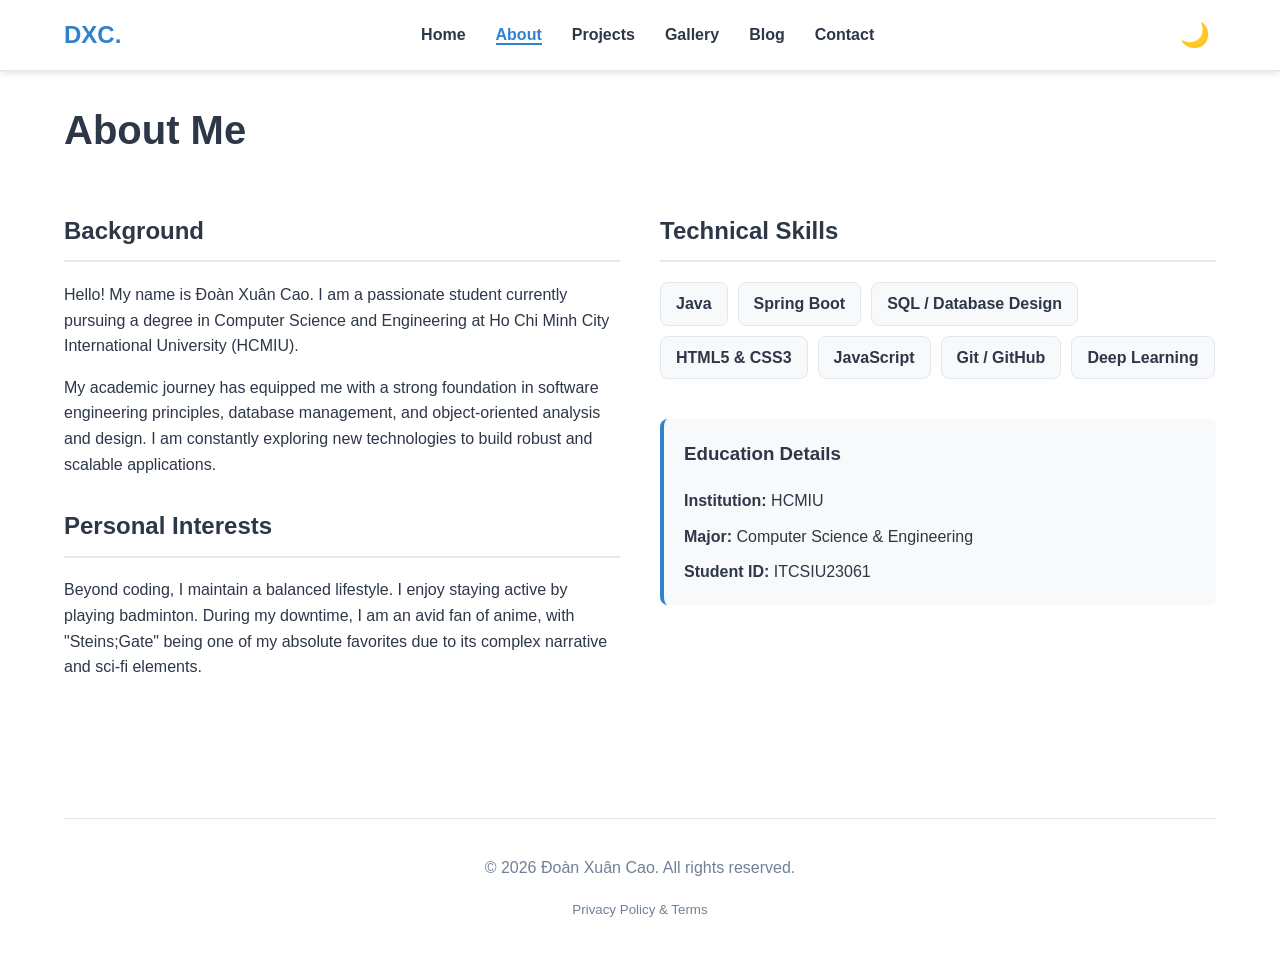
<file: about.html>
<!DOCTYPE html>
<html lang="en">
<head>
    <meta charset="UTF-8">
    <meta name="viewport" content="width=device-width, initial-scale=1.0">
    <meta name="description" content="About Đoàn Xuân Cao - Computer Science student and web developer.">
    <title>About Me | Đoàn Xuân Cao - Portfolio</title>
    <link rel="icon" href="data:image/svg+xml,<svg xmlns=%22http://www.w3.org/2000/svg%22 viewBox=%220 0 100 100%22><text y=%22.9em%22 font-size=%2290%22>💻</text></svg>">
    <link rel="stylesheet" href="assets/css/styles.css">
</head>
<body>

    <header>
        <div class="container nav-container">
            <div class="logo">DXC.</div>
            <nav aria-label="Main Navigation">
                <ul>
                    <li><a href="index.html">Home</a></li>
                    <li><a href="about.html" class="active">About</a></li>
                    <li><a href="projects.html">Projects</a></li>
                    <li><a href="gallery.html">Gallery</a></li>
                    <li><a href="blog.html">Blog</a></li>
                    <li><a href="contact.html">Contact</a></li>
                </ul>
            </nav>
            <button id="theme-btn" class="theme-toggle" aria-label="Toggle Dark Mode">🌙</button>
        </div>
    </header>

    <main class="container">
        <h1 style="margin-bottom: 30px; font-size: 2.5rem;">About Me</h1>
        
        <div class="grid-layout" style="gap: 40px; align-items: start;">
            <section>
                <h2 style="border-bottom: 2px solid var(--border-color); padding-bottom: 10px;">Background</h2>
                <p>Hello! My name is Đoàn Xuân Cao. I am a passionate student currently pursuing a degree in Computer Science and Engineering at Ho Chi Minh City International University (HCMIU).</p>
                <p>My academic journey has equipped me with a strong foundation in software engineering principles, database management, and object-oriented analysis and design. I am constantly exploring new technologies to build robust and scalable applications.</p>
                
                <h2 style="border-bottom: 2px solid var(--border-color); padding-bottom: 10px; margin-top: 30px;">Personal Interests</h2>
                <p>Beyond coding, I maintain a balanced lifestyle. I enjoy staying active by playing badminton. During my downtime, I am an avid fan of anime, with "Steins;Gate" being one of my absolute favorites due to its complex narrative and sci-fi elements.</p>
            </section>

            <section>
                <h2 style="border-bottom: 2px solid var(--border-color); padding-bottom: 10px;">Technical Skills</h2>
                <div style="display: flex; flex-wrap: wrap; gap: 10px; margin-top: 20px;">
                    <span style="background-color: var(--bg-secondary); padding: 8px 15px; border-radius: var(--radius); border: 1px solid var(--border-color); font-weight: bold;">Java</span>
                    <span style="background-color: var(--bg-secondary); padding: 8px 15px; border-radius: var(--radius); border: 1px solid var(--border-color); font-weight: bold;">Spring Boot</span>
                    <span style="background-color: var(--bg-secondary); padding: 8px 15px; border-radius: var(--radius); border: 1px solid var(--border-color); font-weight: bold;">SQL / Database Design</span>
                    <span style="background-color: var(--bg-secondary); padding: 8px 15px; border-radius: var(--radius); border: 1px solid var(--border-color); font-weight: bold;">HTML5 & CSS3</span>
                    <span style="background-color: var(--bg-secondary); padding: 8px 15px; border-radius: var(--radius); border: 1px solid var(--border-color); font-weight: bold;">JavaScript</span>
                    <span style="background-color: var(--bg-secondary); padding: 8px 15px; border-radius: var(--radius); border: 1px solid var(--border-color); font-weight: bold;">Git / GitHub</span>
                    <span style="background-color: var(--bg-secondary); padding: 8px 15px; border-radius: var(--radius); border: 1px solid var(--border-color); font-weight: bold;">Deep Learning</span>
                </div>

                <div style="margin-top: 40px; padding: 20px; background-color: var(--bg-secondary); border-left: 4px solid var(--accent-color); border-radius: var(--radius);">
                    <h3 style="margin-top: 0;">Education Details</h3>
                    <ul style="list-style-type: none; padding: 0; margin: 0;">
                        <li style="margin-bottom: 10px;"><strong>Institution:</strong> HCMIU</li>
                        <li style="margin-bottom: 10px;"><strong>Major:</strong> Computer Science & Engineering</li>
                        <li><strong>Student ID:</strong> ITCSIU23061</li>
                    </ul>
                </div>
            </section>
        </div>
    </main>

    <footer>
        <div class="container" style="text-align: center; padding: 20px 0; border-top: 1px solid var(--border-color); color: var(--text-secondary);">
            <p>© 2026 Đoàn Xuân Cao. All rights reserved.</p>
            <p><small><a href="policy.html" style="color: var(--text-secondary);">Privacy Policy & Terms</a></small></p>
        </div>
    </footer>

    <script src="assets/js/main.js"></script>
</body>
</html>
</file>
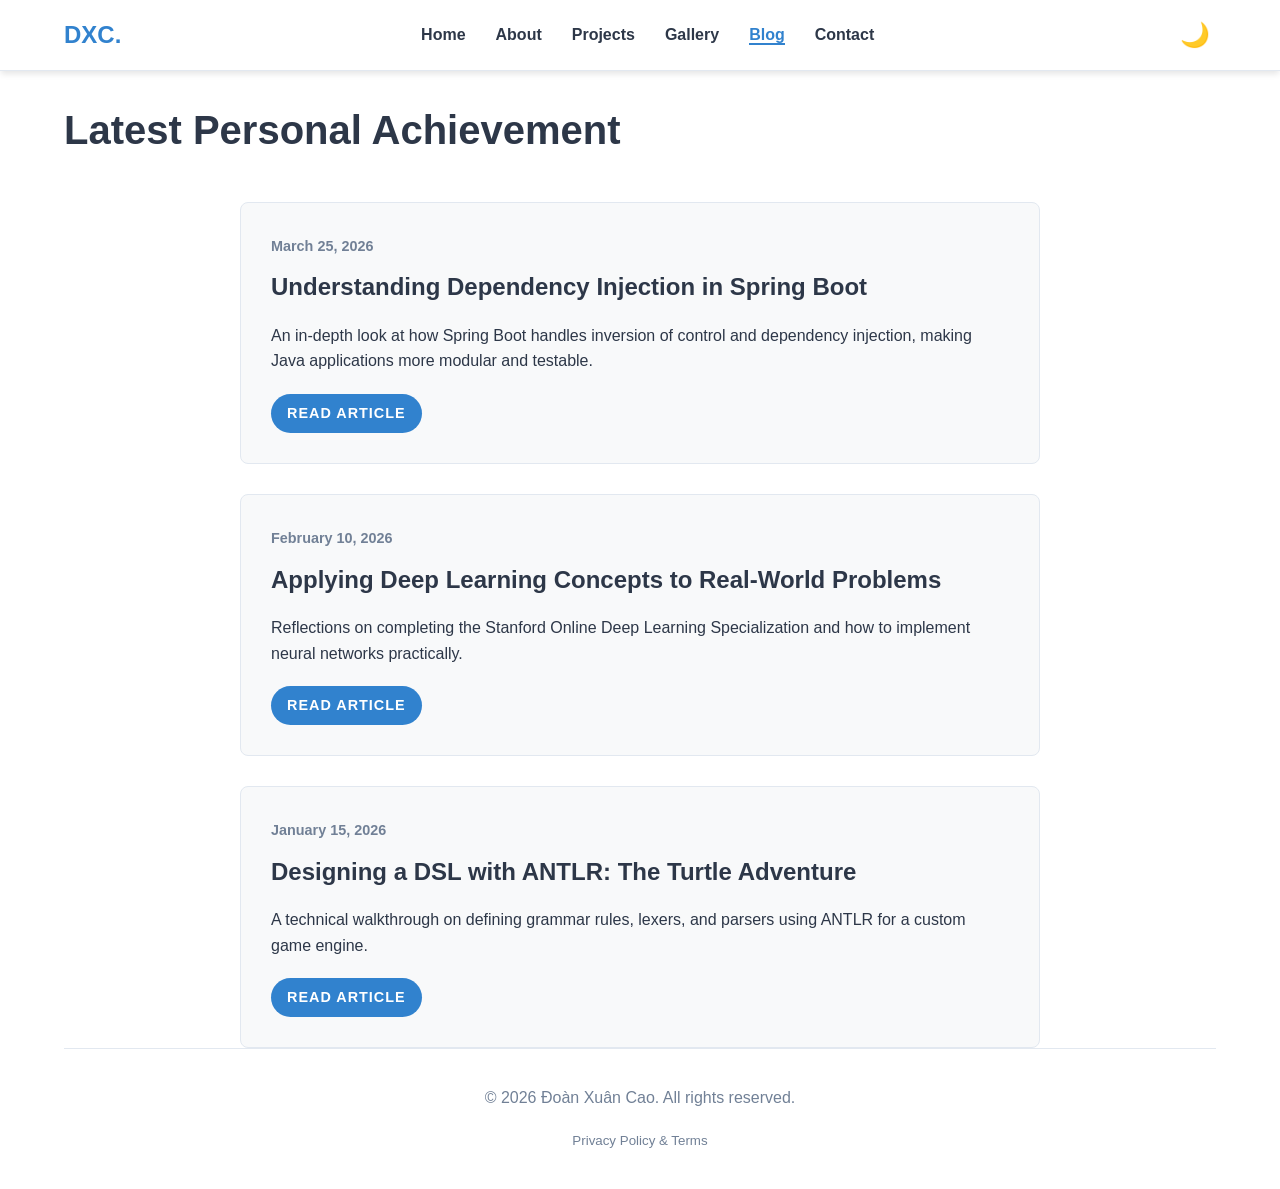
<file: blog.html>
<!DOCTYPE html>
<html lang="en">
<head>
    <meta charset="UTF-8">
    <meta name="viewport" content="width=device-width, initial-scale=1.0">
    <meta name="description" content="Tech blog by Đoàn Xuân Cao focusing on Java, Deep Learning, and Web Development.">
    <title>Blog | Đoàn Xuân Cao - Portfolio</title>
    <link rel="icon" href="data:image/svg+xml,<svg xmlns=%22http://www.w3.org/2000/svg%22 viewBox=%220 0 100 100%22><text y=%22.9em%22 font-size=%2290%22>💻</text></svg>">
    <link rel="stylesheet" href="assets/css/styles.css">
</head>
<body>

    <header>
        <div class="container nav-container">
            <div class="logo">DXC.</div>
            <nav aria-label="Main Navigation">
                <ul>
                    <li><a href="index.html">Home</a></li>
                    <li><a href="about.html">About</a></li>
                    <li><a href="projects.html">Projects</a></li>
                    <li><a href="gallery.html">Gallery</a></li>
                    <li><a href="blog.html" class="active">Blog</a></li>
                    <li><a href="contact.html">Contact</a></li>
                </ul>
            </nav>
            <button id="theme-btn" class="theme-toggle" aria-label="Toggle Dark Mode">🌙</button>
        </div>
    </header>

    <main class="container">
        <h1 style="margin-bottom: 40px; font-size: 2.5rem;">Latest Personal Achievement</h1>

        <div style="display: flex; flex-direction: column; gap: 30px; max-width: 800px; margin: 0 auto;">
            
            <article style="padding: 30px; background-color: var(--bg-secondary); border: 1px solid var(--border-color); border-radius: var(--radius);">
                <span style="font-size: 0.9rem; color: var(--text-secondary); font-weight: bold;">March 25, 2026</span>
                <h2 style="margin: 10px 0;"><a href="#" style="color: var(--text-primary);">Understanding Dependency Injection in Spring Boot</a></h2>
                <p style="margin-bottom: 20px;">An in-depth look at how Spring Boot handles inversion of control and dependency injection, making Java applications more modular and testable.</p>
                <a href="#" class="btn" style="padding: 8px 16px;">Read Article</a>
            </article>

            <article style="padding: 30px; background-color: var(--bg-secondary); border: 1px solid var(--border-color); border-radius: var(--radius);">
                <span style="font-size: 0.9rem; color: var(--text-secondary); font-weight: bold;">February 10, 2026</span>
                <h2 style="margin: 10px 0;"><a href="#" style="color: var(--text-primary);">Applying Deep Learning Concepts to Real-World Problems</a></h2>
                <p style="margin-bottom: 20px;">Reflections on completing the Stanford Online Deep Learning Specialization and how to implement neural networks practically.</p>
                <a href="#" class="btn" style="padding: 8px 16px;">Read Article</a>
            </article>

            <article style="padding: 30px; background-color: var(--bg-secondary); border: 1px solid var(--border-color); border-radius: var(--radius);">
                <span style="font-size: 0.9rem; color: var(--text-secondary); font-weight: bold;">January 15, 2026</span>
                <h2 style="margin: 10px 0;"><a href="#" style="color: var(--text-primary);">Designing a DSL with ANTLR: The Turtle Adventure</a></h2>
                <p style="margin-bottom: 20px;">A technical walkthrough on defining grammar rules, lexers, and parsers using ANTLR for a custom game engine.</p>
                <a href="#" class="btn" style="padding: 8px 16px;">Read Article</a>
            </article>

        </div>
    </main>

    <footer>
        <div class="container" style="text-align: center; padding: 20px 0; border-top: 1px solid var(--border-color); color: var(--text-secondary);">
            <p>© 2026 Đoàn Xuân Cao. All rights reserved.</p>
            <p><small><a href="policy.html" style="color: var(--text-secondary);">Privacy Policy & Terms</a></small></p>
        </div>
    </footer>

    <script src="assets/js/main.js"></script>
</body>
</html>
</file>
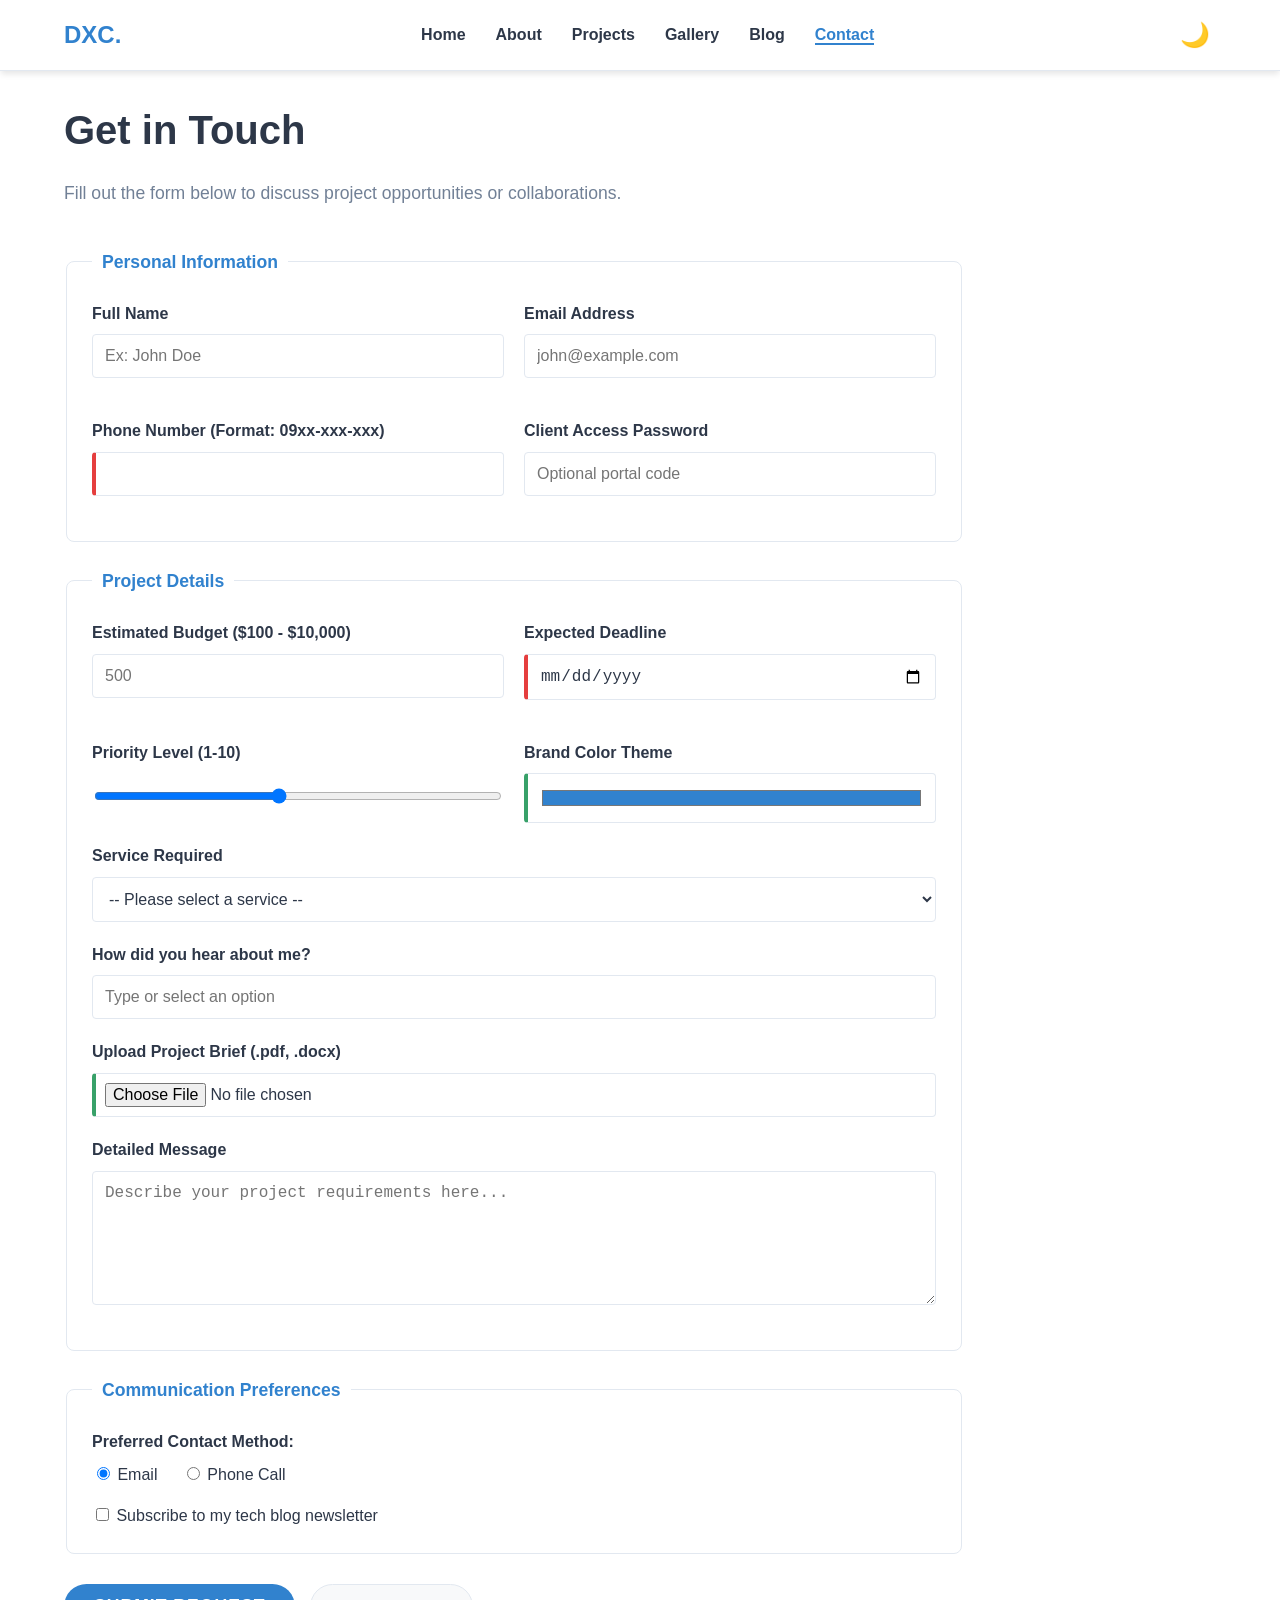
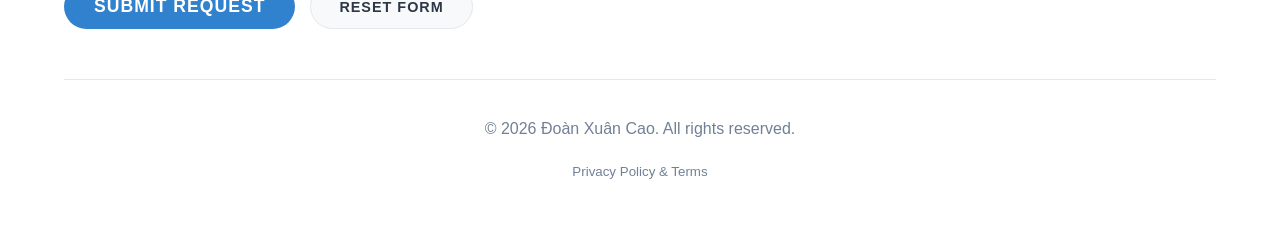
<file: contact.html>
<!DOCTYPE html>
<html lang="en">
<head>
    <meta charset="UTF-8">
    <meta name="viewport" content="width=device-width, initial-scale=1.0">
    <meta name="description" content="Contact Đoàn Xuân Cao for web development and Java projects.">
    <title>Contact | Đoàn Xuân Cao - Portfolio</title>
    <link rel="icon" href="data:image/svg+xml,<svg xmlns=%22http://www.w3.org/2000/svg%22 viewBox=%220 0 100 100%22><text y=%22.9em%22 font-size=%2290%22>💻</text></svg>">
    <link rel="stylesheet" href="assets/css/styles.css">
</head>
<body>

    <header>
        <div class="container nav-container">
            <div class="logo">DXC.</div>
            <nav aria-label="Main Navigation">
                <ul>
                    <li><a href="index.html">Home</a></li>
                    <li><a href="about.html">About</a></li>
                    <li><a href="projects.html">Projects</a></li>
                    <li><a href="gallery.html">Gallery</a></li>
                    <li><a href="blog.html">Blog</a></li>
                    <li><a href="contact.html" class="active">Contact</a></li>
                </ul>
            </nav>
            <button id="theme-btn" class="theme-toggle" aria-label="Toggle Dark Mode">🌙</button>
        </div>
    </header>

    <main class="container">
        <h1 style="margin-bottom: 10px; font-size: 2.5rem;">Get in Touch</h1>
        <p style="margin-bottom: 40px; font-size: 1.1rem; color: var(--text-secondary);">Fill out the form below to discuss project opportunities or collaborations.</p>

        <form action="#" method="POST" id="contactForm" style="max-width: 900px;">
            <input type="hidden" name="form_id" value="portfolio_contact_2026">

            <fieldset>
                <legend>Personal Information</legend>
                <div class="form-row">
                    <div class="form-group">
                        <label for="fullName">Full Name</label>
                        <input type="text" id="fullName" name="fullName" required placeholder="Ex: John Doe">
                    </div>
                    <div class="form-group">
                        <label for="emailAddr">Email Address</label>
                        <input type="email" id="emailAddr" name="emailAddr" required placeholder="john@example.com">
                    </div>
                    <div class="form-group">
                        <label for="phoneNum">Phone Number (Format: 09xx-xxx-xxx)</label>
                        <input type="tel" id="phoneNum" name="phoneNum" pattern="[0-9]{4}-[0-9]{3}-[0-9]{3}" required title="Format must be exactly 09xx-xxx-xxx">
                    </div>
                    <div class="form-group">
                        <label for="accessCode">Client Access Password</label>
                        <input type="password" id="accessCode" name="accessCode" placeholder="Optional portal code">
                    </div>
                </div>
            </fieldset>

            <fieldset>
                <legend>Project Details</legend>
                <div class="form-row">
                    <div class="form-group">
                        <label for="budget">Estimated Budget ($100 - $10,000)</label>
                        <input type="number" id="budget" name="budget" min="100" max="10000" step="50" required placeholder="500">
                    </div>
                    <div class="form-group">
                        <label for="deadline">Expected Deadline</label>
                        <input type="date" id="deadline" name="deadline" required>
                    </div>
                    <div class="form-group">
                        <label for="priority">Priority Level (1-10)</label>
                        <input type="range" id="priority" name="priority" min="1" max="10" value="5">
                    </div>
                    <div class="form-group">
                        <label for="brandColor">Brand Color Theme</label>
                        <input type="color" id="brandColor" name="brandColor" value="#3182ce" style="height: 50px; width: 100%; cursor: pointer;">
                    </div>
                </div>

                <div class="form-group">
                    <label for="serviceType">Service Required</label>
                    <select id="serviceType" name="serviceType" required>
                        <option value="">-- Please select a service --</option>
                        <optgroup label="Web Development">
                            <option value="frontend">Frontend (HTML/CSS/JS)</option>
                            <option value="backend">Backend (Java/Spring Boot)</option>
                        </optgroup>
                        <optgroup label="Other IT Services">
                            <option value="database">Database Management (SQL)</option>
                            <option value="consulting">IT Architecture Consulting</option>
                        </optgroup>
                    </select>
                </div>

                <div class="form-group">
                    <label for="sourceInfo">How did you hear about me?</label>
                    <input list="sourceOptions" id="sourceInfo" name="sourceInfo" required placeholder="Type or select an option">
                    <datalist id="sourceOptions">
                        <option value="GitHub Profile">
                        <option value="HCMIU Network">
                        <option value="LinkedIn">
                        <option value="Google Search">
                    </datalist>
                </div>

                <div class="form-group">
                    <label for="projectBrief">Upload Project Brief (.pdf, .docx)</label>
                    <input type="file" id="projectBrief" name="projectBrief" accept=".pdf,.doc,.docx" style="padding: 9px;">
                </div>

                <div class="form-group">
                    <label for="messageBody">Detailed Message</label>
                    <textarea id="messageBody" name="messageBody" rows="6" required placeholder="Describe your project requirements here..."></textarea>
                </div>
            </fieldset>

            <fieldset>
                <legend>Communication Preferences</legend>
                <div style="margin-bottom: 15px;">
                    <span style="font-weight: 600; color: var(--text-primary); display: block; margin-bottom: 8px;">Preferred Contact Method:</span>
                    <label style="font-weight: normal; margin-right: 20px; cursor: pointer;">
                        <input type="radio" name="contactPref" value="email" checked> Email
                    </label>
                    <label style="font-weight: normal; cursor: pointer;">
                        <input type="radio" name="contactPref" value="phone"> Phone Call
                    </label>
                </div>
                <div>
                    <label style="font-weight: normal; cursor: pointer;">
                        <input type="checkbox" name="newsletter" value="subscribe"> Subscribe to my tech blog newsletter
                    </label>
                </div>
            </fieldset>

            <div style="display: flex; gap: 15px; margin-top: 30px;">
                <button type="submit" class="btn" style="padding: 12px 30px; font-size: 1.1rem;">Submit Request</button>
                <button type="reset" class="btn" style="background-color: var(--bg-secondary); color: var(--text-primary); border: 1px solid var(--border-color);">Reset Form</button>
            </div>
        </form>
    </main>

    <footer>
        <div class="container" style="text-align: center; padding: 20px 0; border-top: 1px solid var(--border-color); color: var(--text-secondary); margin-top: 50px;">
            <p>&copy; 2026 Đoàn Xuân Cao. All rights reserved.</p>
            <p><small><a href="policy.html" style="color: var(--text-secondary);">Privacy Policy & Terms</a></small></p>
        </div>
    </footer>

    <script src="assets/js/main.js"></script>
</body>
</html>
</file>
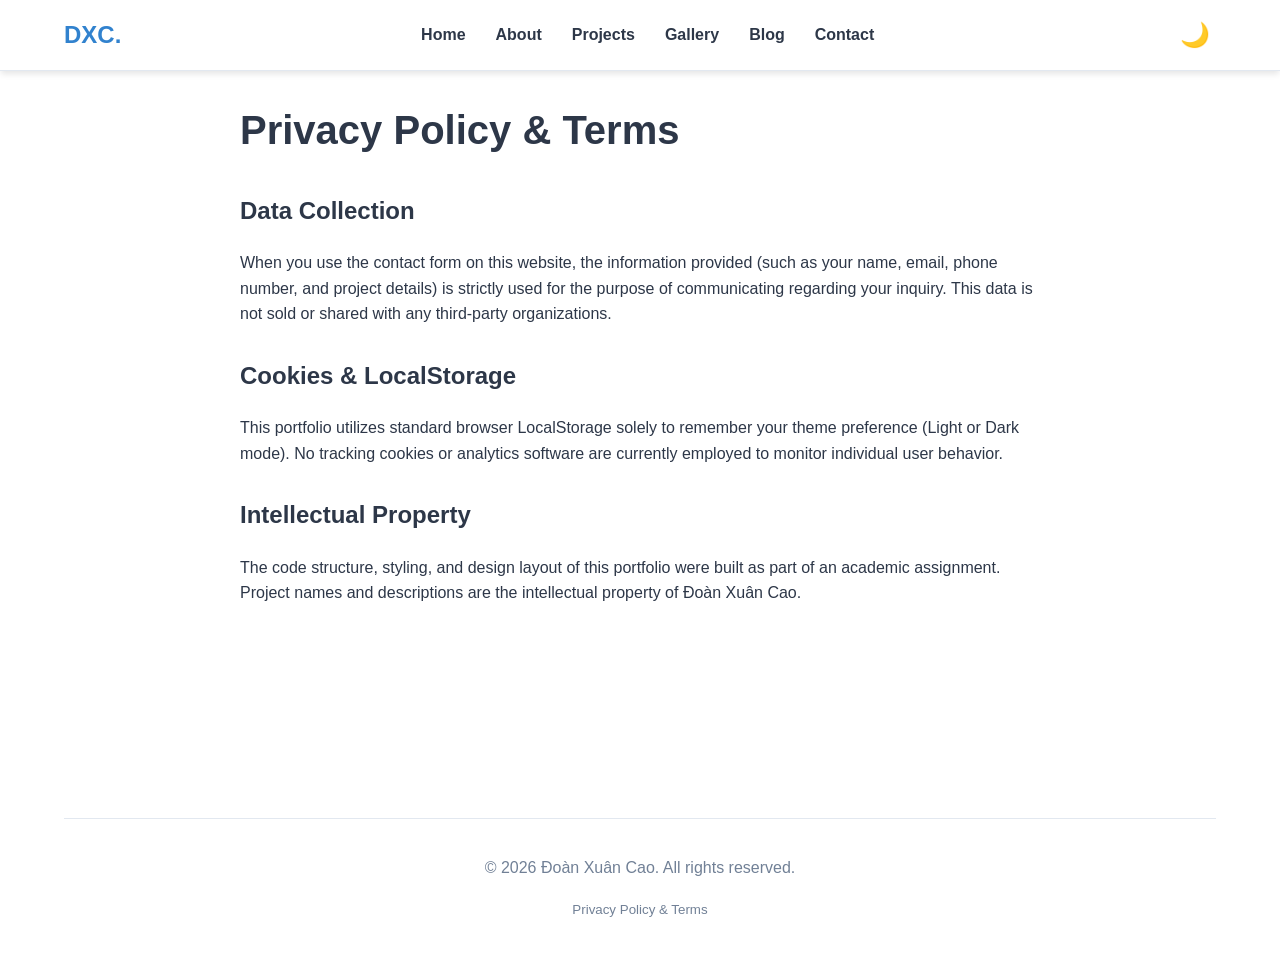
<file: policy.html>
<!DOCTYPE html>
<html lang="en">
<head>
    <meta charset="UTF-8">
    <meta name="viewport" content="width=device-width, initial-scale=1.0">
    <meta name="description" content="Privacy Policy and Terms of Service.">
    <title>Privacy Policy | Đoàn Xuân Cao - Portfolio</title>
    <link rel="icon" href="data:image/svg+xml,<svg xmlns=%22http://www.w3.org/2000/svg%22 viewBox=%220 0 100 100%22><text y=%22.9em%22 font-size=%2290%22>💻</text></svg>">
    <link rel="stylesheet" href="assets/css/styles.css">
</head>
<body>

    <header>
        <div class="container nav-container">
            <div class="logo">DXC.</div>
            <nav aria-label="Main Navigation">
                <ul>
                    <li><a href="index.html">Home</a></li>
                    <li><a href="about.html">About</a></li>
                    <li><a href="projects.html">Projects</a></li>
                    <li><a href="gallery.html">Gallery</a></li>
                    <li><a href="blog.html">Blog</a></li>
                    <li><a href="contact.html">Contact</a></li>
                </ul>
            </nav>
            <button id="theme-btn" class="theme-toggle" aria-label="Toggle Dark Mode">🌙</button>
        </div>
    </header>

    <main class="container" style="max-width: 800px;">
        <h1 style="margin-bottom: 30px; font-size: 2.5rem;">Privacy Policy & Terms</h1>
        
        <section style="margin-bottom: 30px;">
            <h2>Data Collection</h2>
            <p>When you use the contact form on this website, the information provided (such as your name, email, phone number, and project details) is strictly used for the purpose of communicating regarding your inquiry. This data is not sold or shared with any third-party organizations.</p>
        </section>

        <section style="margin-bottom: 30px;">
            <h2>Cookies & LocalStorage</h2>
            <p>This portfolio utilizes standard browser LocalStorage solely to remember your theme preference (Light or Dark mode). No tracking cookies or analytics software are currently employed to monitor individual user behavior.</p>
        </section>

        <section style="margin-bottom: 30px;">
            <h2>Intellectual Property</h2>
            <p>The code structure, styling, and design layout of this portfolio were built as part of an academic assignment. Project names and descriptions are the intellectual property of Đoàn Xuân Cao.</p>
        </section>
    </main>

    <footer>
        <div class="container" style="text-align: center; padding: 20px 0; border-top: 1px solid var(--border-color); color: var(--text-secondary);">
            <p>© 2026 Đoàn Xuân Cao. All rights reserved.</p>
            <p><small><a href="policy.html" style="color: var(--text-secondary);">Privacy Policy & Terms</a></small></p>
        </div>
    </footer>

    <script src="assets/js/main.js"></script>
</body>
</html>
</file>
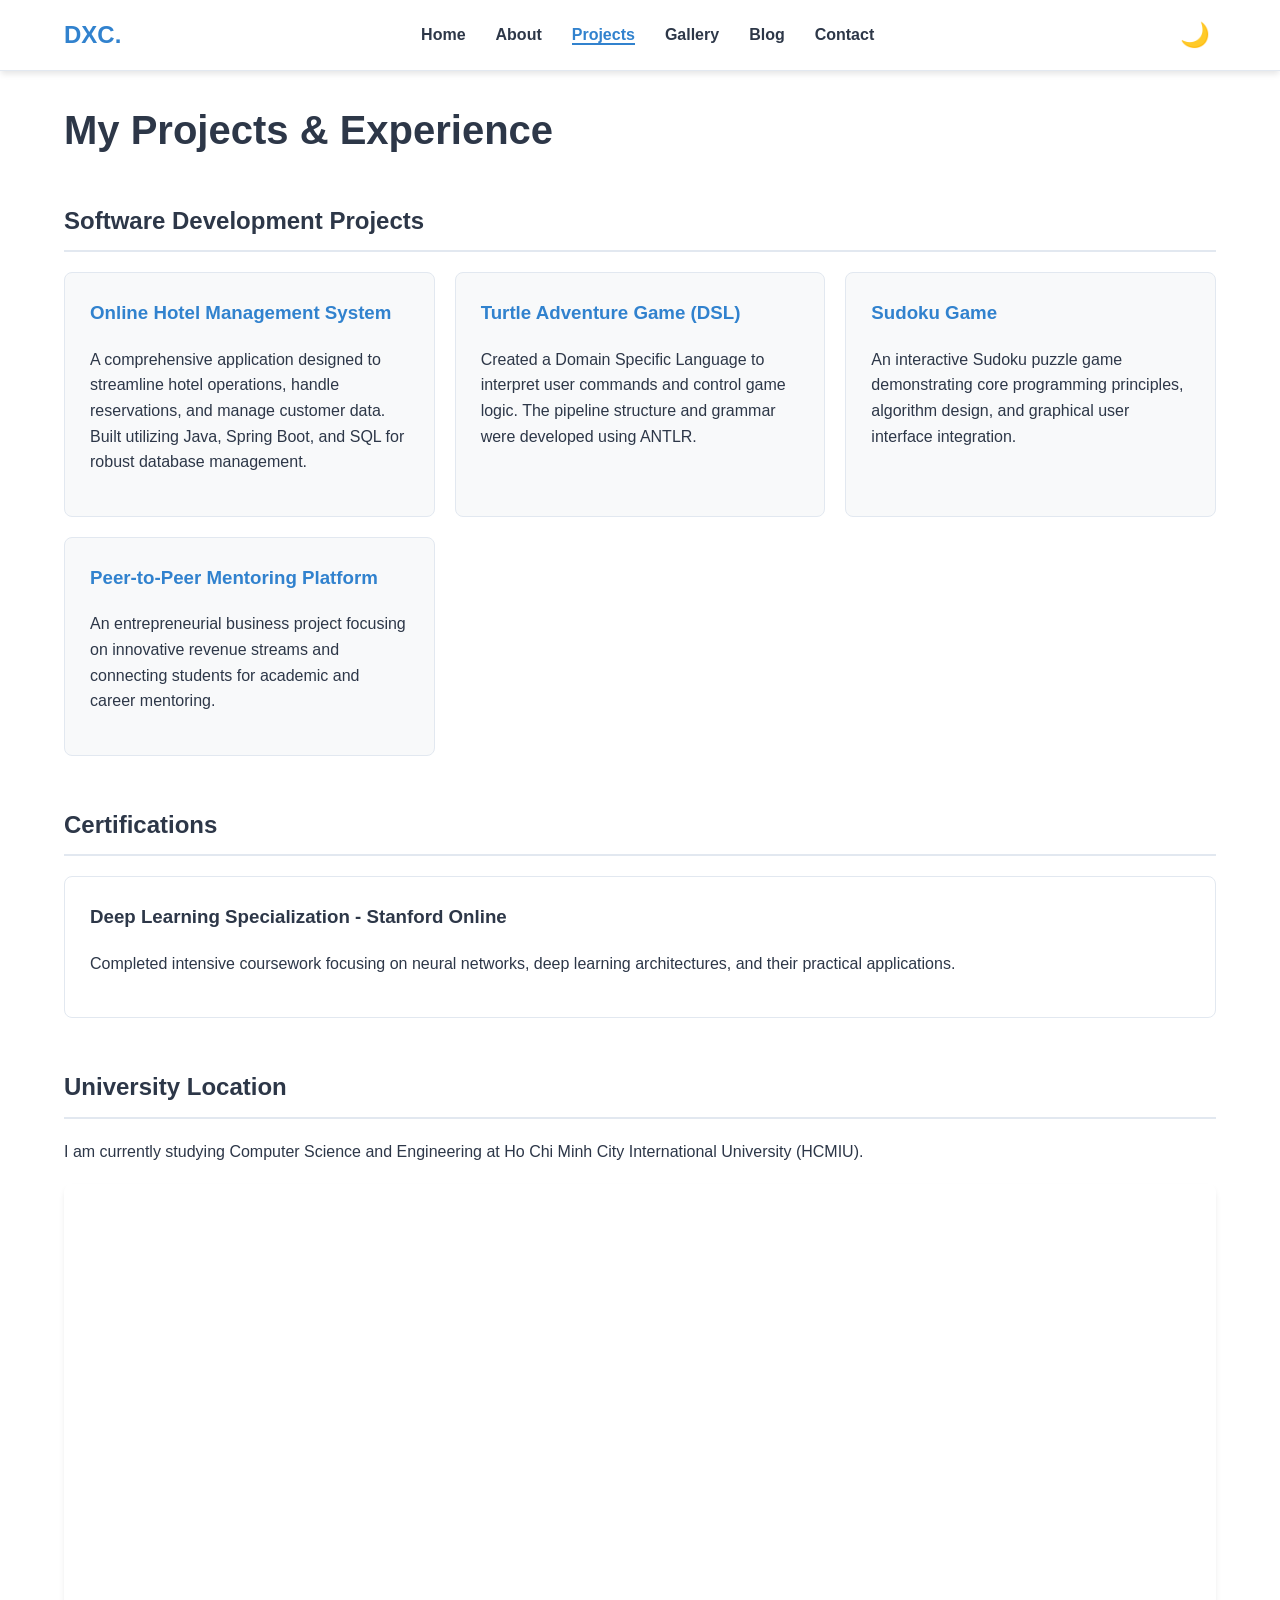
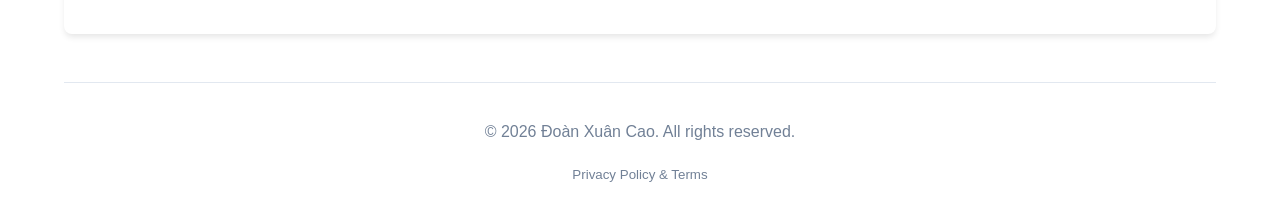
<file: projects.html>
<!DOCTYPE html>
<html lang="en">
<head>
    <meta charset="UTF-8">
    <meta name="viewport" content="width=device-width, initial-scale=1.0">
    <meta name="description" content="Projects and portfolio work by Đoàn Xuân Cao.">
    <title>Projects | Đoàn Xuân Cao - Portfolio</title>
    <link rel="icon" href="data:image/svg+xml,<svg xmlns=%22http://www.w3.org/2000/svg%22 viewBox=%220 0 100 100%22><text y=%22.9em%22 font-size=%2290%22>💻</text></svg>">
    <link rel="stylesheet" href="assets/css/styles.css">
</head>
<body>

    <header>
        <div class="container nav-container">
            <div class="logo">DXC.</div>
            <nav aria-label="Main Navigation">
                <ul>
                    <li><a href="index.html">Home</a></li>
                    <li><a href="about.html">About</a></li>
                    <li><a href="projects.html" class="active">Projects</a></li>
                    <li><a href="gallery.html">Gallery</a></li>
                    <li><a href="blog.html">Blog</a></li>
                    <li><a href="contact.html">Contact</a></li>
                </ul>
            </nav>
            <button id="theme-btn" class="theme-toggle" aria-label="Toggle Dark Mode">🌙</button>
        </div>
    </header>

    <main class="container">
        <h1 style="margin-bottom: 40px; font-size: 2.5rem;">My Projects & Experience</h1>
        
        <section style="margin-bottom: 50px;">
            <h2 style="margin-bottom: 20px; border-bottom: 2px solid var(--border-color); padding-bottom: 10px;">Software Development Projects</h2>
            <div style="display: grid; grid-template-columns: repeat(auto-fit, minmax(300px, 1fr)); gap: 20px;">
                
                <article style="border: 1px solid var(--border-color); padding: 25px; border-radius: var(--radius); background-color: var(--bg-secondary);">
                    <h3 style="color: var(--accent-color); margin-top: 0;">Online Hotel Management System</h3>
                    <p>A comprehensive application designed to streamline hotel operations, handle reservations, and manage customer data. Built utilizing Java, Spring Boot, and SQL for robust database management.</p>
                </article>
                
                <article style="border: 1px solid var(--border-color); padding: 25px; border-radius: var(--radius); background-color: var(--bg-secondary);">
                    <h3 style="color: var(--accent-color); margin-top: 0;">Turtle Adventure Game (DSL)</h3>
                    <p>Created a Domain Specific Language to interpret user commands and control game logic. The pipeline structure and grammar were developed using ANTLR.</p>
                </article>

                <article style="border: 1px solid var(--border-color); padding: 25px; border-radius: var(--radius); background-color: var(--bg-secondary);">
                    <h3 style="color: var(--accent-color); margin-top: 0;">Sudoku Game</h3>
                    <p>An interactive Sudoku puzzle game demonstrating core programming principles, algorithm design, and graphical user interface integration.</p>
                </article>

                <article style="border: 1px solid var(--border-color); padding: 25px; border-radius: var(--radius); background-color: var(--bg-secondary);">
                    <h3 style="color: var(--accent-color); margin-top: 0;">Peer-to-Peer Mentoring Platform</h3>
                    <p>An entrepreneurial business project focusing on innovative revenue streams and connecting students for academic and career mentoring.</p>
                </article>
            </div>
        </section>

        <section style="margin-bottom: 50px;">
            <h2 style="margin-bottom: 20px; border-bottom: 2px solid var(--border-color); padding-bottom: 10px;">Certifications</h2>
            <article style="border: 1px solid var(--border-color); padding: 25px; border-radius: var(--radius);">
                <h3 style="margin-top: 0;">Deep Learning Specialization - Stanford Online</h3>
                <p>Completed intensive coursework focusing on neural networks, deep learning architectures, and their practical applications.</p>
            </article>
        </section>

        <section style="margin-bottom: 40px;">
            <h2 style="margin-bottom: 20px; border-bottom: 2px solid var(--border-color); padding-bottom: 10px;">University Location</h2>
            <p style="margin-bottom: 20px;">I am currently studying Computer Science and Engineering at Ho Chi Minh City International University (HCMIU).</p>
            <iframe 
                src="https://www.google.com/maps/embed?pb=!1m18!1m12!1m3!1d3918.2324288146738!2d106.79814847460447!3d10.870008889284562!2m3!1f0!2f0!3f0!3m2!1i1024!2i768!4f13.1!3m3!1m2!1s0x317527587e9ad5bf%3A0xafa66f9c8be3c91!2sVNUHCM%20International%20University!5e0!3m2!1sen!2s!4v1700000000000!5m2!1sen!2s" 
                width="100%" 
                height="450" 
                style="border:0; border-radius: var(--radius); box-shadow: var(--shadow);" 
                allowfullscreen="" 
                loading="lazy" 
                referrerpolicy="no-referrer-when-downgrade"
                title="Map location of VNUHCM International University">
            </iframe>
        </section>
    </main>

    <footer>
        <div class="container" style="text-align: center; padding: 20px 0; border-top: 1px solid var(--border-color); color: var(--text-secondary);">
            <p>&copy; 2026 Đoàn Xuân Cao. All rights reserved.</p>
            <p><small><a href="policy.html" style="color: var(--text-secondary);">Privacy Policy & Terms</a></small></p>
        </div>
    </footer>

    <script src="assets/js/main.js"></script>
</body>
</html>
</file>
<file: assets/css/styles.css>
:root {
    --bg-primary: #ffffff;
    --bg-secondary: #f8f9fa;
    --text-primary: #2d3748;
    --text-secondary: #718096;
    --accent-color: #3182ce;
    --accent-hover: #2b6cb0;
    --border-color: #e2e8f0;
    --nav-bg: rgba(255, 255, 255, 0.95);
    --shadow: 0 4px 6px -1px rgba(0, 0, 0, 0.1);
    --radius: 8px;
    --font-main: 'Segoe UI', Arial, sans-serif;
}

[data-theme="dark"] {
    --bg-primary: #1a202c;
    --bg-secondary: #2d3748;
    --text-primary: #f7fafc;
    --text-secondary: #cbd5e0;
    --accent-color: #63b3ed;
    --accent-hover: #4299e1;
    --border-color: #4a5568;
    --nav-bg: rgba(26, 32, 44, 0.95);
    --shadow: 0 4px 6px -1px rgba(0, 0, 0, 0.5);
}

html { scroll-behavior: smooth; }

body {
    font-family: var(--font-main);
    font-size: 16px; 
    background-color: var(--bg-primary);
    color: var(--text-primary);
    line-height: 1.6;
    margin: 0;
    padding: 0;
    transition: background-color 0.3s ease, color 0.3s ease;
}

*:focus-visible {
    outline: 3px dashed var(--accent-color);
    outline-offset: 4px;
}

h1, h2, h3 { color: var(--text-primary); font-weight: 700; }
a { color: var(--accent-color); text-decoration: none; transition: color 0.2s; }
a:hover { color: var(--accent-hover); text-decoration: underline; }

.container {
    width: 90%;
    max-width: 1200px;
    margin: 0 auto;
    padding: 0 20px;
}

header {
    background-color: var(--nav-bg);
    backdrop-filter: blur(10px);
    position: sticky;
    top: 0;
    z-index: 1000;
    border-bottom: 1px solid var(--border-color);
    box-shadow: var(--shadow);
}

.nav-container {
    display: flex;
    justify-content: space-between;
    align-items: center;
    min-height: 70px;
}

.logo { font-size: 1.5rem; font-weight: bold; color: var(--accent-color); }

nav ul {
    display: flex;
    gap: 30px;
    list-style: none;
    margin: 0;
    padding: 0;
}

nav a { font-weight: 600; color: var(--text-primary); }
nav a:hover, nav a.active { color: var(--accent-color); text-decoration: none; border-bottom: 2px solid var(--accent-color); }

.btn {
    display: inline-block;
    background-color: var(--accent-color);
    color: #ffffff;
    padding: 12px 28px;
    border-radius: 30px;
    font-weight: 600;
    border: none;
    cursor: pointer;
    transition: all 0.3s ease;
    text-transform: uppercase;
    letter-spacing: 1px;
    font-size: 0.9rem;
}
.btn:hover { background-color: var(--accent-hover); transform: translateY(-3px); text-decoration: none; box-shadow: 0 10px 20px rgba(0,0,0,0.2); }

.btn-outline {
    background-color: transparent;
    border: 2px solid #ffffff;
    color: #ffffff;
}
.btn-outline:hover {
    background-color: #ffffff;
    color: #1a202c;
}

.theme-toggle { background: none; border: none; font-size: 1.5rem; cursor: pointer; color: var(--text-primary); }

main { min-height: 80vh; padding: 40px 0; }

.hero-bg {
    background: linear-gradient(to right, rgba(15, 23, 42, 0.9), rgba(15, 23, 42, 0.4)), url('../img/hero-bg.webp') center/cover no-repeat fixed;
    min-height: calc(100vh - 70px);
    display: flex;
    align-items: center;
    margin-top: -40px; 
    padding: 40px 0;
}

.hero-glass-card {
    background: rgba(255, 255, 255, 0.1);
    backdrop-filter: blur(12px);
    -webkit-backdrop-filter: blur(12px);
    border: 1px solid rgba(255, 255, 255, 0.2);
    padding: 50px;
    border-radius: 20px;
    max-width: 650px;
    box-shadow: 0 25px 50px -12px rgba(0, 0, 0, 0.5);
}

.hero-glass-card h1 { 
    font-size: 3.5rem; 
    margin-bottom: 15px; 
    line-height: 1.1; 
    color: #ffffff; 
}

.hero-glass-card p { 
    font-size: 1.2rem; 
    color: #e2e8f0; 
    margin-bottom: 35px; 
    font-weight: 300;
}

.hero-buttons {
    display: flex;
    gap: 20px;
    flex-wrap: wrap;
}

.grid-layout { display: grid; grid-template-columns: 1fr 1fr; gap: 40px; }

fieldset { border: 1px solid var(--border-color); padding: 25px; margin-bottom: 25px; border-radius: var(--radius); }
legend { font-weight: bold; padding: 0 10px; color: var(--accent-color); font-size: 1.1rem; }
.form-group { margin-bottom: 20px; display: flex; flex-direction: column; }
label { margin-bottom: 8px; font-weight: 600; color: var(--text-primary); }
input, select, textarea { padding: 12px; border: 1px solid var(--border-color); border-radius: 4px; font-size: 16px; background-color: var(--bg-primary); color: var(--text-primary); transition: border-color 0.2s; }
input:focus, select:focus, textarea:focus { border-color: var(--accent-color); outline: none; }
input:invalid:not(:placeholder-shown) { border-left: 4px solid #e53e3e; }
input:valid:not(:placeholder-shown) { border-left: 4px solid #38a169; }
.form-row { display: grid; grid-template-columns: 1fr 1fr; gap: 20px; }

@media (max-width: 768px) {
    .nav-container { flex-direction: column; padding: 15px 0; }
    nav ul { flex-wrap: wrap; justify-content: center; gap: 15px; margin-top: 15px; }
    .hero-bg { background-position: left center; }
    .hero-glass-card { padding: 30px; margin: 0 20px; }
    .hero-glass-card h1 { font-size: 2.5rem; }
    .form-row, .grid-layout { grid-template-columns: 1fr; }
}

@media print {
    header, footer, .btn, .theme-toggle, .hero-bg { display: none !important; }
    body { background: white !important; color: black !important; }
    a { text-decoration: underline; color: black; }
}
</file>
